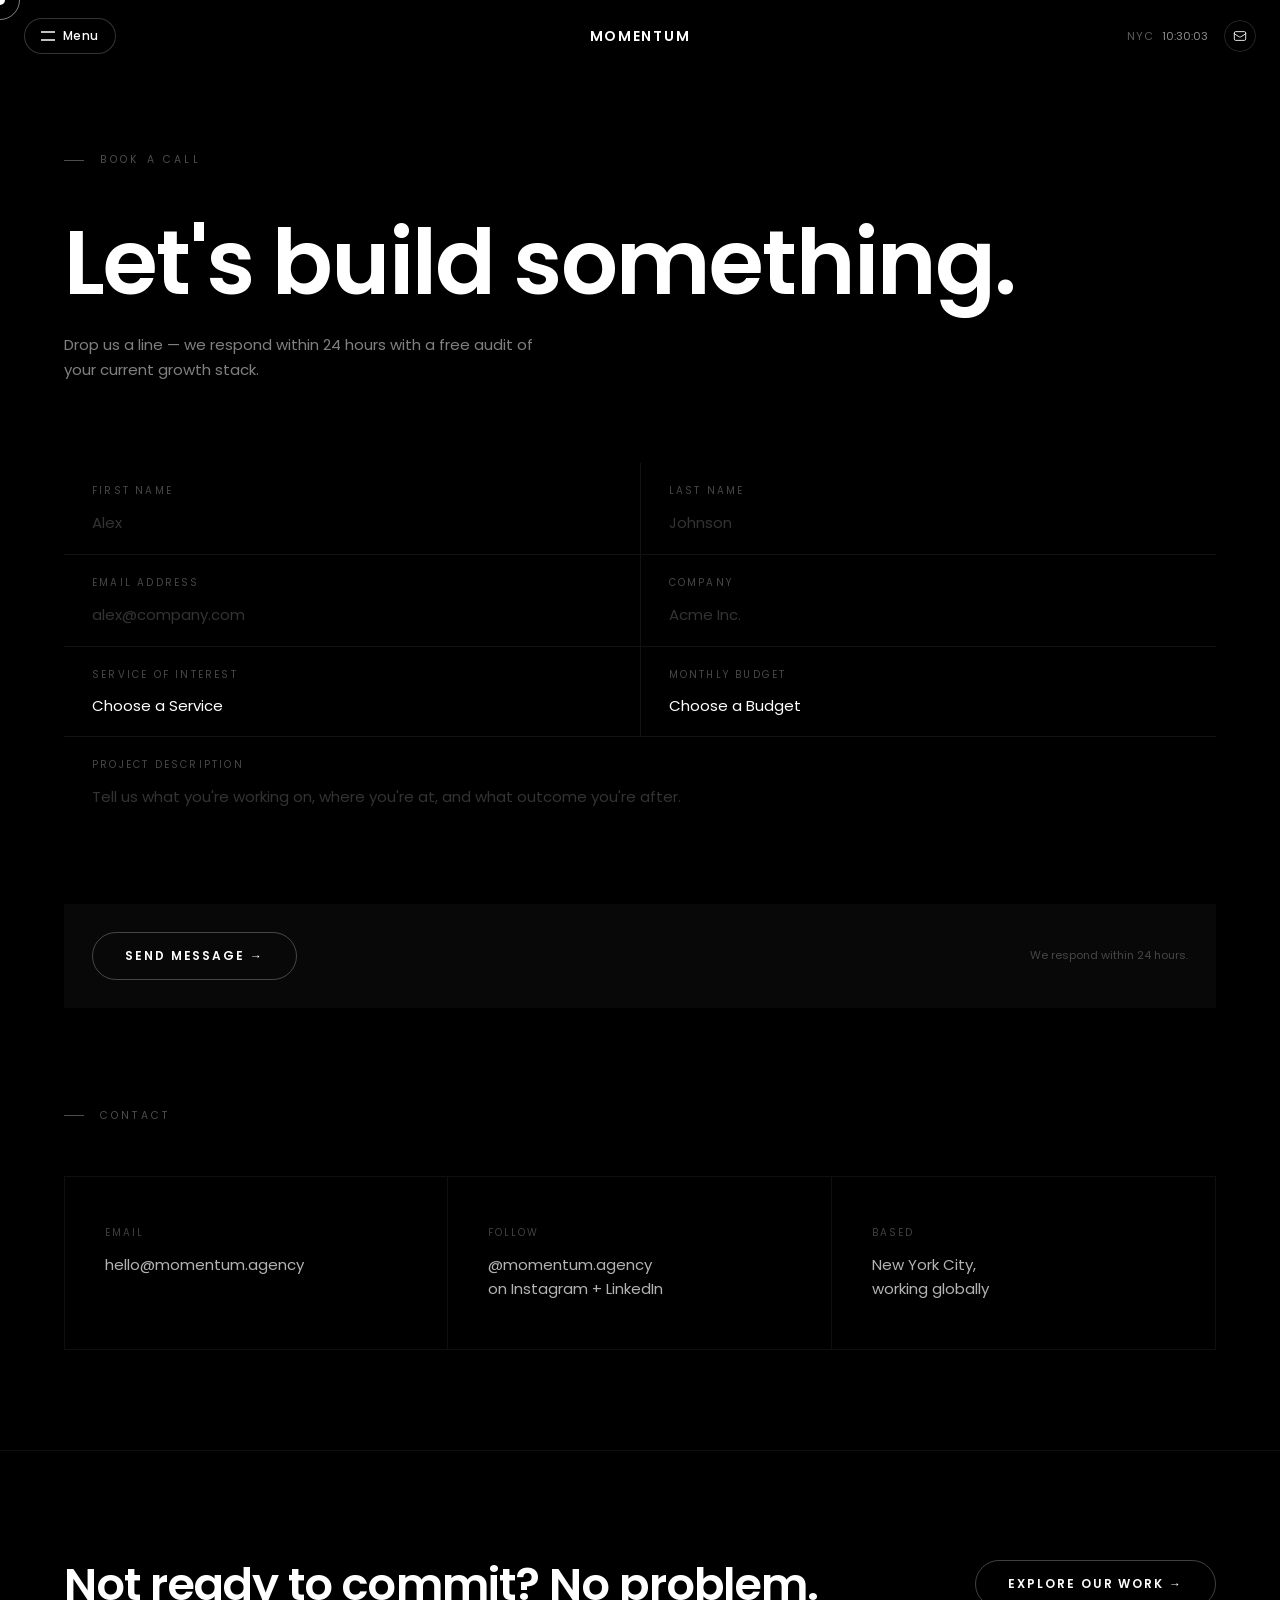
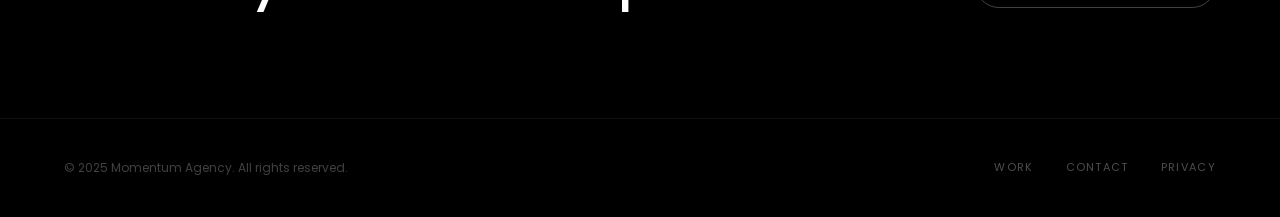
<file: book-a-call.html>
<!DOCTYPE html>
<html lang="en">
<head>
  <meta charset="UTF-8">
  <meta name="viewport" content="width=device-width, initial-scale=1.0">
  <title>Book a Call — Momentum</title>
  <meta name="description" content="Drop us a line. We respond within 24 hours with a free audit of your current growth stack.">
  <!-- Open Graph / iMessage / WhatsApp preview -->
  <meta property="og:type" content="website">
  <meta property="og:site_name" content="Momentum">
  <meta property="og:url" content="https://momentumarketing.io/book-a-call.html">
  <meta property="og:title" content="Book a Call — Momentum">
  <meta property="og:description" content="Ready to grow? Drop us a line — we respond within 24 hours with a free audit of your growth stack.">
  <meta name="twitter:title" content="Book a Call — Momentum">
  <meta name="twitter:description" content="Ready to grow? Drop us a line — we respond within 24 hours with a free audit of your growth stack.">
  <meta property="og:image" content="https://momentumarketing.io/og-image.png">
  <meta property="og:image:width" content="1200">
  <meta property="og:image:height" content="630">
  <!-- Twitter / X Card -->
  <meta name="twitter:card" content="summary_large_image">
  <meta name="twitter:image" content="https://momentumarketing.io/og-image.png">
  <link rel="stylesheet" href="styles.css">
</head>
<body>

  <div id="cursor"></div>
  <div id="cursor-ring"></div>
  <div class="page-transition" id="pageTransition"></div>

  <!-- Nav -->
  <nav class="nav" id="mainNav">
    <div class="nav-left">
      <button class="nav-menu-btn" id="menuBtn" aria-label="Open menu">
        <svg width="14" height="10" viewBox="0 0 14 10" fill="none">
          <line x1="0" y1="1" x2="14" y2="1" stroke="currentColor" stroke-width="1.5"/>
          <line x1="0" y1="9" x2="14" y2="9" stroke="currentColor" stroke-width="1.5"/>
        </svg>
        Menu
      </button>
    </div>
    <a href="index.html" class="nav-logo">Momentum</a>
    <div class="nav-right">
      <div class="nav-location-time">
        <span class="nav-location">NYC</span>
        <span class="nav-time">00:00:00</span>
      </div>
      <a href="book-a-call.html" class="nav-email-btn" aria-label="Book a Call">
        <svg viewBox="0 0 24 24" fill="none" stroke="currentColor" stroke-width="1.5">
          <path d="M21.75 6.75v10.5a2.25 2.25 0 01-2.25 2.25h-15a2.25 2.25 0 01-2.25-2.25V6.75m19.5 0A2.25 2.25 0 0019.5 4.5h-15a2.25 2.25 0 00-2.25 2.25m19.5 0v.243a2.25 2.25 0 01-1.07 1.916l-7.5 4.615a2.25 2.25 0 01-2.36 0L3.32 8.91a2.25 2.25 0 01-1.07-1.916V6.75"/>
        </svg>
      </a>
    </div>
  </nav>

  <!-- Menu Overlay -->
  <div class="menu-overlay" id="menuOverlay" role="dialog" aria-modal="true">
    <button class="nav-menu-btn menu-close-btn" id="menuClose" style="position:absolute;top:20px;left:24px;" aria-label="Close menu">
      <svg width="14" height="14" viewBox="0 0 14 14" fill="none">
        <line x1="1" y1="1" x2="13" y2="13" stroke="currentColor" stroke-width="1.5"/>
        <line x1="13" y1="1" x2="1" y2="13" stroke="currentColor" stroke-width="1.5"/>
      </svg>
      Close
    </button>
    <nav class="menu-links">
      <a href="index.html"        class="menu-link-item"><span class="menu-link-num">01</span><span class="menu-link-text">Home</span></a>
      <a href="meta-ads.html"     class="menu-link-item"><span class="menu-link-num">02</span><span class="menu-link-text">Marketing / Ads</span></a>
      <a href="crm-systems.html"  class="menu-link-item"><span class="menu-link-num">03</span><span class="menu-link-text">CRM Systems</span></a>
      <a href="web-design.html"   class="menu-link-item"><span class="menu-link-num">04</span><span class="menu-link-text">Web Design</span></a>
      <a href="interfaces.html"   class="menu-link-item"><span class="menu-link-num">05</span><span class="menu-link-text">Interfaces</span></a>
      <a href="ai-systems.html"  class="menu-link-item"><span class="menu-link-num">06</span><span class="menu-link-text">AI Systems</span></a>
      <a href="all-work.html"     class="menu-link-item"><span class="menu-link-num">07</span><span class="menu-link-text">All Work</span></a>
      <a href="book-a-call.html"  class="menu-link-item"><span class="menu-link-num">08</span><span class="menu-link-text">Book a Call</span></a>
    </nav>
    <div class="menu-footer">
      <div class="menu-footer-col">
        <span class="menu-footer-label">Email</span>
        <span class="menu-footer-val">hello@momentum.agency</span>
      </div>
      <div class="menu-footer-col">
        <span class="menu-footer-label">Social</span>
        <span class="menu-footer-val">@momentum.agency</span>
      </div>
      <div class="menu-footer-col">
        <span class="menu-footer-label">Based</span>
        <span class="menu-footer-val">New York City</span>
      </div>
    </div>
  </div>

  <!-- No sidebar on this page -->

  <main class="main-content">

    <!-- Intro Section -->
    <section class="section" style="padding-top:calc(72px + 80px);">
      <div class="section-inner">
        <div class="section-label reveal">Book a Call</div>
        <h1 class="section-headline reveal" style="font-size:clamp(52px,7vw,100px);line-height:0.95;margin-bottom:28px;">Let's build something.</h1>
        <p class="reveal reveal-d1" style="font-size:15px;line-height:1.65;color:rgba(255,255,255,0.5);max-width:480px;margin-bottom:80px;">Drop us a line — we respond within 24 hours with a free audit of your current growth stack.</p>

        <!-- Contact Form -->
        <div id="form-success" style="display:none;padding:40px 0;">
          <div style="font-size:13px;letter-spacing:0.2em;text-transform:uppercase;color:rgba(255,255,255,0.35);margin-bottom:14px;">Message Received</div>
          <p style="font-size:22px;font-weight:600;margin-bottom:10px;">We'll be in touch within 24 hours.</p>
          <p style="color:rgba(255,255,255,0.45);font-size:15px;">In the meantime, feel free to explore our work.</p>
        </div>
        <form class="contact-form" id="contact-form" action="https://formspree.io/f/YOUR_FORM_ID" method="POST" novalidate>
          <input type="hidden" name="_subject" value="New Momentum Inquiry">
          <input type="hidden" name="_next" value="https://momentumarketing.io/book-a-call.html?sent=1">
          <div class="form-grid">

            <div class="form-field reveal">
              <label for="first-name">First Name</label>
              <input type="text" id="first-name" name="first_name" placeholder="Alex" autocomplete="given-name"/>
            </div>

            <div class="form-field reveal reveal-d1">
              <label for="last-name">Last Name</label>
              <input type="text" id="last-name" name="last_name" placeholder="Johnson" autocomplete="family-name"/>
            </div>

            <div class="form-field reveal">
              <label for="email">Email Address</label>
              <input type="email" id="email" name="email" placeholder="alex@company.com" autocomplete="email"/>
            </div>

            <div class="form-field reveal reveal-d1">
              <label for="company">Company</label>
              <input type="text" id="company" name="company" placeholder="Acme Inc." autocomplete="organization"/>
            </div>

            <div class="form-field reveal">
              <label for="service">Service of Interest</label>
              <select id="service" name="service">
                <option value="" disabled selected>Choose a Service</option>
                <option value="meta-ads">Marketing / Ads</option>
                <option value="crm-systems">CRM Systems</option>
                <option value="web-design">Web Design</option>
                <option value="interfaces">Interfaces</option>
                <option value="full-suite">Full Suite</option>
              </select>
            </div>

            <div class="form-field reveal reveal-d1">
              <label for="budget">Monthly Budget</label>
              <select id="budget" name="budget">
                <option value="" disabled selected>Choose a Budget</option>
                <option value="1k-3k">$1k–$3k</option>
                <option value="3k-10k">$3k–$10k</option>
                <option value="10k-25k">$10k–$25k</option>
                <option value="25k-plus">$25k+</option>
              </select>
            </div>

            <div class="form-field full reveal">
              <label for="description">Project Description</label>
              <textarea id="description" name="description" placeholder="Tell us what you're working on, where you're at, and what outcome you're after."></textarea>
            </div>

          </div>
          <div class="form-submit-row reveal">
            <button type="submit" class="form-submit-btn cta-btn"><span>Send Message &rarr;</span></button>
            <span class="form-note">We respond within 24 hours.</span>
          </div>
        </form>
      </div>
    </section>

    <!-- Contact Info -->
    <section class="section" style="padding-top:0;">
      <div class="section-inner">
        <div class="section-label reveal">Contact</div>
        <div class="contact-info reveal">
          <div class="contact-info-col">
            <div class="contact-info-label">Email</div>
            <div class="contact-info-val">
              <a href="mailto:hello@momentum.agency" style="color:inherit;">hello@momentum.agency</a>
            </div>
          </div>
          <div class="contact-info-col">
            <div class="contact-info-label">Follow</div>
            <div class="contact-info-val">
              @momentum.agency<br>on Instagram + LinkedIn
            </div>
          </div>
          <div class="contact-info-col">
            <div class="contact-info-label">Based</div>
            <div class="contact-info-val">
              New York City,<br>working globally
            </div>
          </div>
        </div>
      </div>
    </section>

    <!-- CTA -->
    <div class="cta-strip reveal">
      <div class="cta-strip-text">Not ready to commit? No problem.</div>
      <a href="all-work.html" class="cta-btn"><span>Explore our work &rarr;</span></a>
    </div>

    <!-- Footer -->
    <footer class="footer">
      <span class="footer-copy">&copy; 2025 Momentum Agency. All rights reserved.</span>
      <div class="footer-links">
        <a href="all-work.html"    class="footer-link">Work</a>
        <a href="book-a-call.html" class="footer-link">Contact</a>
        <a href="#"                class="footer-link">Privacy</a>
      </div>
    </footer>

  </main>

  <script src="script.js"></script>
  <script>
    buildMarquee('marqueeTrack', ['Book a Call','Free Audit','24 Hour Response','hello@momentum.agency','New York City','Global Clients','Get In Touch','Start Growing']);

    // Show success message if redirected back after Formspree submission
    if (window.location.search.includes('sent=1')) {
      document.getElementById('contact-form').style.display = 'none';
      document.getElementById('form-success').style.display = 'block';
    }

    // Also handle AJAX submission for nicer UX (no page reload)
    document.getElementById('contact-form').addEventListener('submit', async function(e) {
      e.preventDefault();
      const form = e.target;
      const data = new FormData(form);
      try {
        const res = await fetch(form.action, { method: 'POST', body: data, headers: { 'Accept': 'application/json' } });
        if (res.ok) {
          form.style.display = 'none';
          document.getElementById('form-success').style.display = 'block';
        } else {
          alert('Something went wrong. Please email us directly at hello@momentum.agency');
        }
      } catch(err) {
        alert('Something went wrong. Please email us directly at hello@momentum.agency');
      }
    });
  </script>
</body>
</html>
</file>
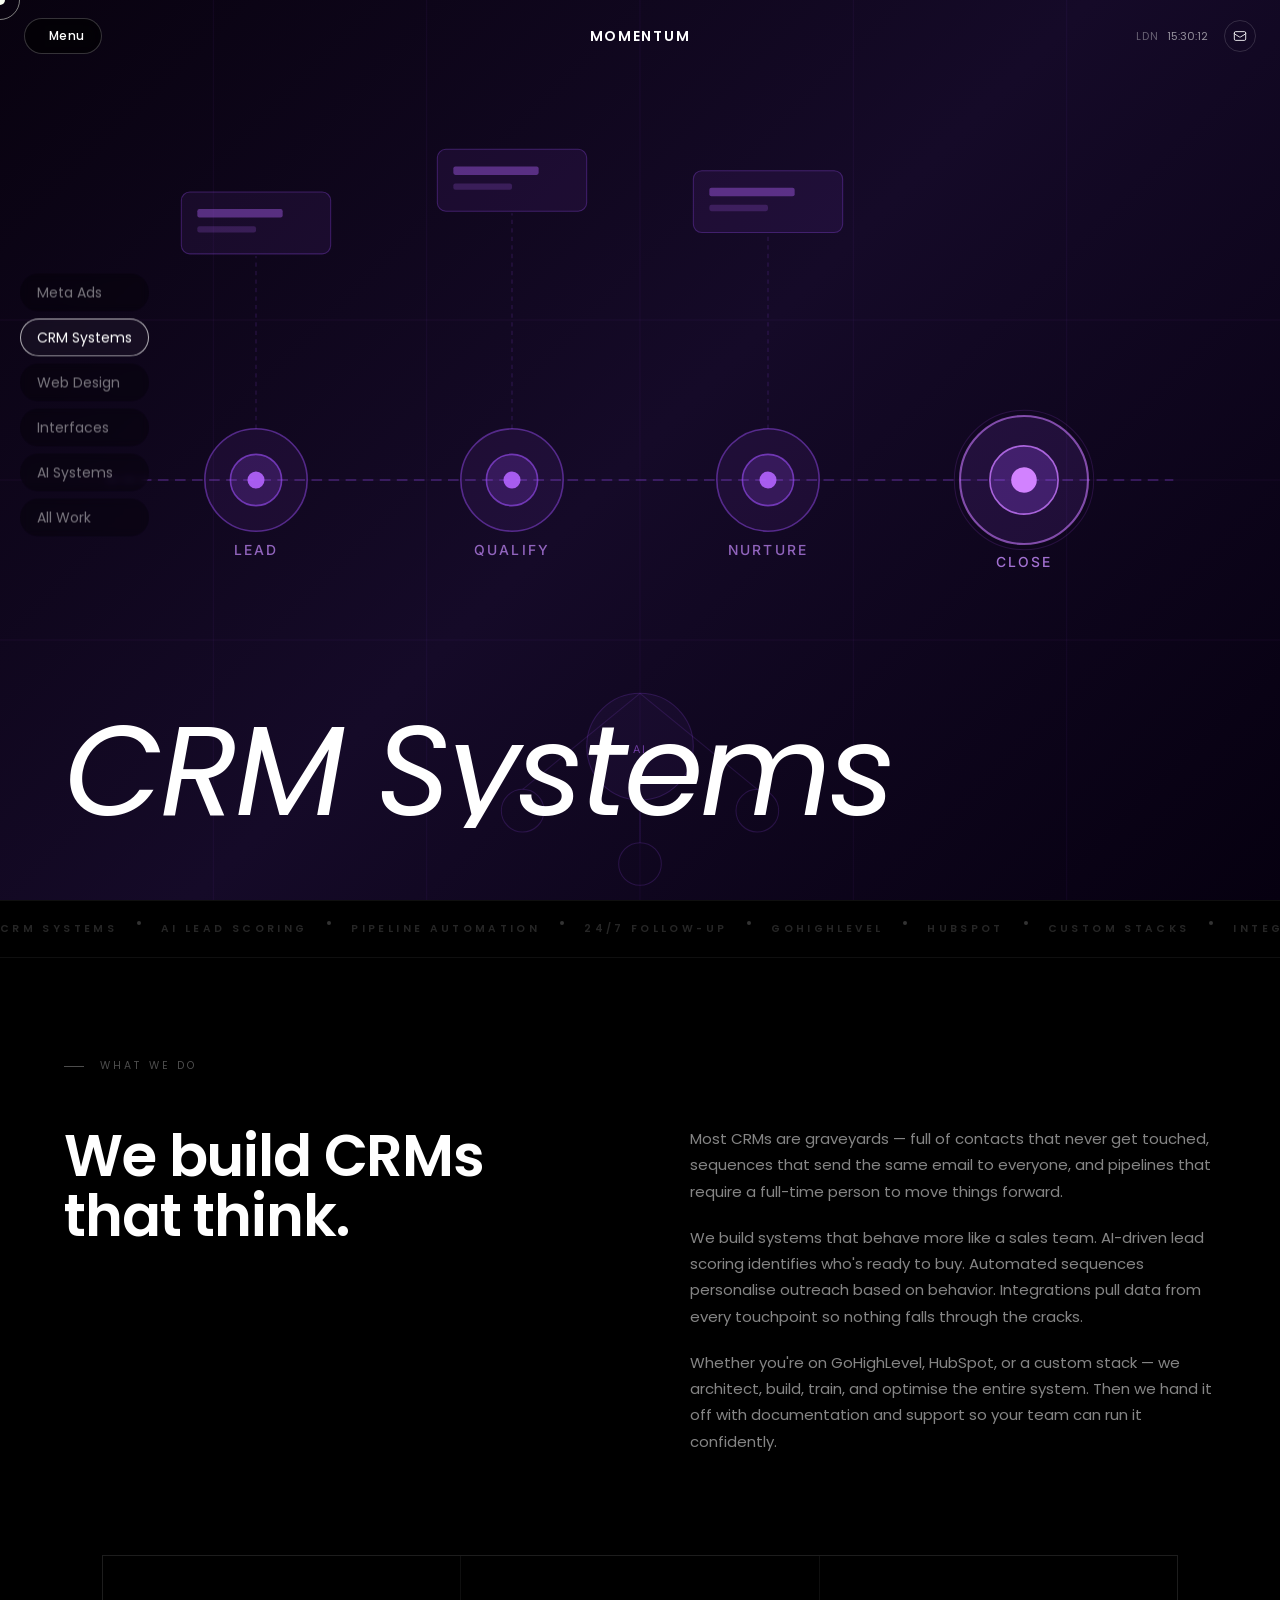
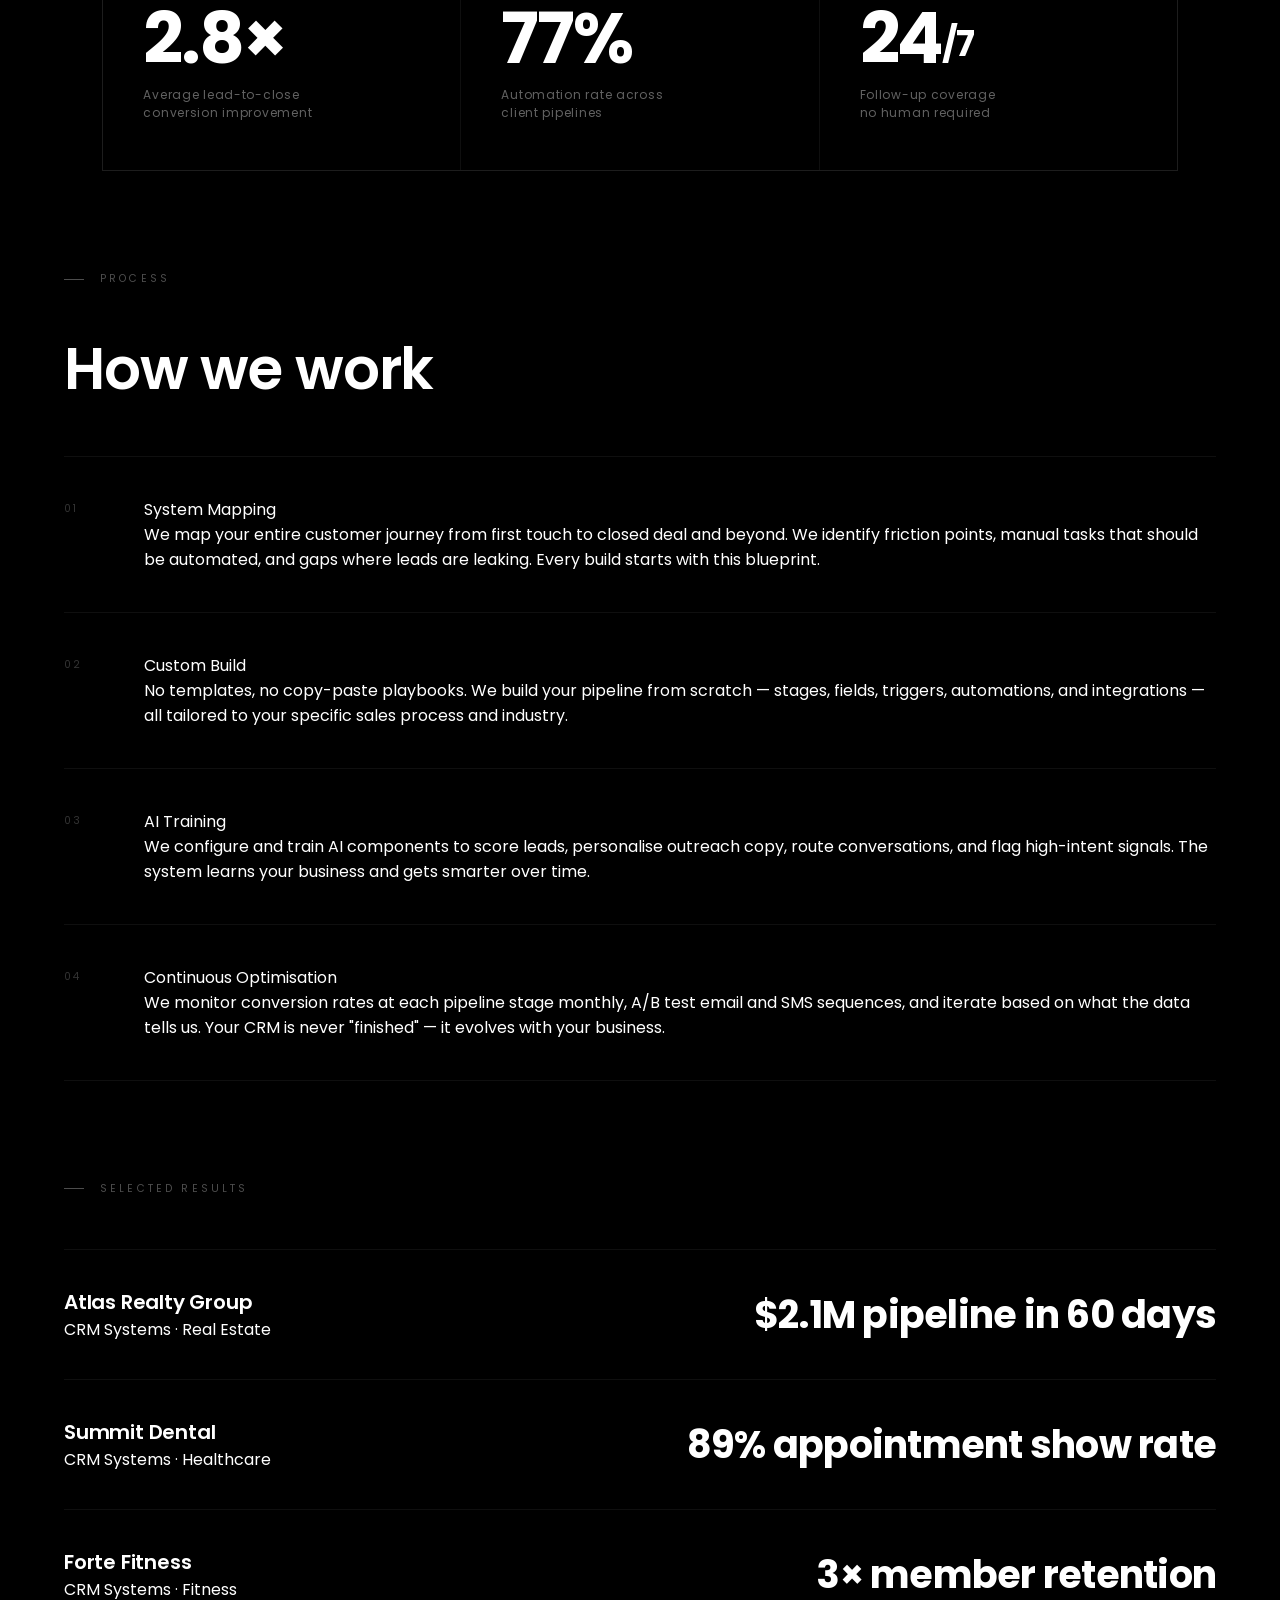
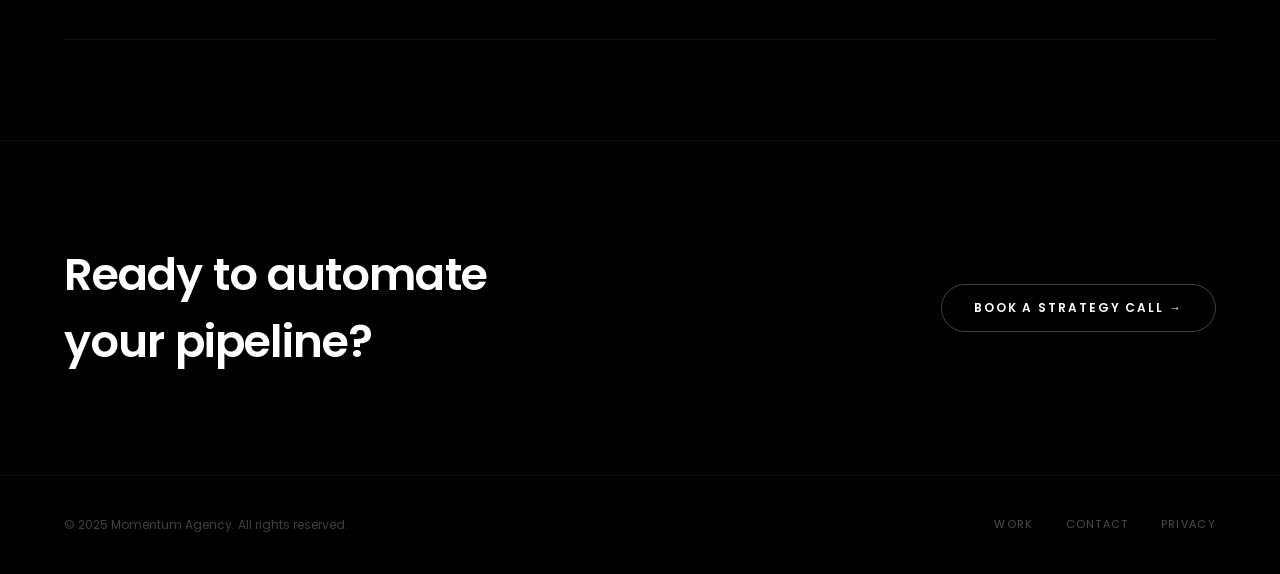
<file: crm.html>
<!DOCTYPE html>
<html lang="en">
<head>
  <meta charset="UTF-8" />
  <meta name="viewport" content="width=device-width, initial-scale=1.0" />
  <title>CRM Systems — Momentum Agency</title>
  <meta name="description" content="Custom CRM pipelines that convert leads while you sleep. AI-driven automation built for growth businesses." />
  <link rel="preconnect" href="https://fonts.googleapis.com" />
  <link rel="preconnect" href="https://fonts.gstatic.com" crossorigin />
  <link href="https://fonts.googleapis.com/css2?family=Playfair+Display:ital,wght@0,400;0,500;0,600;0,700;1,400;1,500;1,600;1,700&family=Inter:wght@300;400;500;600&display=swap" rel="stylesheet" />
  <link rel="stylesheet" href="styles.css" />
  <style>
    :root { --hero-bg: linear-gradient(135deg, #08020f 0%, #150a28 50%, #060010 100%); }
    .page-hero { background: var(--hero-bg); }
  </style>
</head>
<body>

  <div id="cursor"></div>
  <div id="cursor-ring"></div>
  <div class="page-transition"></div>

  <!-- Nav -->
  <nav class="nav">
    <div class="nav-left">
      <button class="nav-menu-btn" aria-label="Open menu">
        <div class="menu-bars"><span></span><span></span></div>
        Menu
      </button>
    </div>
    <a href="index.html" class="nav-logo">Momentum</a>
    <div class="nav-right">
      <div class="nav-location-time">
        <span class="nav-location">NYC</span>
        <span class="nav-time">00:00:00</span>
      </div>
      <a href="book-a-call.html" class="nav-email-btn" aria-label="Contact">
        <svg viewBox="0 0 24 24" stroke-width="1.5"><path d="M21.75 6.75v10.5a2.25 2.25 0 01-2.25 2.25h-15a2.25 2.25 0 01-2.25-2.25V6.75m19.5 0A2.25 2.25 0 0019.5 4.5h-15a2.25 2.25 0 00-2.25 2.25m19.5 0v.243a2.25 2.25 0 01-1.07 1.916l-7.5 4.615a2.25 2.25 0 01-2.36 0L3.32 8.91a2.25 2.25 0 01-1.07-1.916V6.75"/></svg>
      </a>
    </div>
  </nav>

  <!-- Menu Overlay -->
  <div class="menu-overlay" role="dialog" aria-modal="true">
    <button class="menu-close-btn nav-menu-btn" style="position:absolute;top:20px;left:28px;" aria-label="Close menu">
      <div class="menu-bars">
        <span style="transform:rotate(45deg) translate(2px,3px)"></span>
        <span style="transform:rotate(-45deg) translate(2px,-3px)"></span>
      </div>
      Close
    </button>
    <nav class="menu-links">
      <a href="index.html"       class="menu-link-item"><span class="menu-link-num">01</span>Home</a>
      <a href="meta-ads.html"    class="menu-link-item"><span class="menu-link-num">02</span>Meta Ads</a>
      <a href="crm.html"         class="menu-link-item"><span class="menu-link-num">03</span>CRM Systems</a>
      <a href="web-design.html"  class="menu-link-item"><span class="menu-link-num">04</span>Web Design</a>
      <a href="interfaces.html"  class="menu-link-item"><span class="menu-link-num">05</span>Interfaces</a>
      <a href="ai-systems.html"  class="menu-link-item"><span class="menu-link-num">06</span>AI Systems</a>
      <a href="all-work.html"    class="menu-link-item"><span class="menu-link-num">07</span>All Work</a>
      <a href="book-a-call.html" class="menu-link-item"><span class="menu-link-num">08</span>Book a Call</a>
    </nav>
    <div class="menu-footer">
      <div class="menu-footer-col"><span class="menu-footer-label">Email</span><span class="menu-footer-val">hello@momentum.agency</span></div>
      <div class="menu-footer-col"><span class="menu-footer-label">Instagram</span><span class="menu-footer-val">@momentum.agency</span></div>
      <div class="menu-footer-col"><span class="menu-footer-label">Based</span><span class="menu-footer-val">New York City</span></div>
    </div>
  </div>

  <!-- Sidebar -->
  <aside class="sidebar">
    <a href="meta-ads.html"   class="sidebar-item">Meta Ads</a>
    <a href="crm.html"        class="sidebar-item active">CRM Systems</a>
    <a href="web-design.html" class="sidebar-item">Web Design</a>
    <a href="interfaces.html" class="sidebar-item">Interfaces</a>
    <a href="ai-systems.html" class="sidebar-item">AI Systems</a>
    <a href="all-work.html"   class="sidebar-item">All Work</a>
  </aside>

  <main class="main-content">

    <!-- Hero -->
    <section class="page-hero">
      <div class="hero-abstract">
        <svg viewBox="0 0 1200 900" xmlns="http://www.w3.org/2000/svg" preserveAspectRatio="xMidYMid slice">
          <!-- Background grid lines -->
          <line x1="0"    y1="300" x2="1200" y2="300" stroke="rgba(160,80,255,0.06)" stroke-width="1"/>
          <line x1="0"    y1="450" x2="1200" y2="450" stroke="rgba(160,80,255,0.06)" stroke-width="1"/>
          <line x1="0"    y1="600" x2="1200" y2="600" stroke="rgba(160,80,255,0.06)" stroke-width="1"/>
          <line x1="200"  y1="0"   x2="200"  y2="900" stroke="rgba(160,80,255,0.06)" stroke-width="1"/>
          <line x1="400"  y1="0"   x2="400"  y2="900" stroke="rgba(160,80,255,0.06)" stroke-width="1"/>
          <line x1="600"  y1="0"   x2="600"  y2="900" stroke="rgba(160,80,255,0.06)" stroke-width="1"/>
          <line x1="800"  y1="0"   x2="800"  y2="900" stroke="rgba(160,80,255,0.06)" stroke-width="1"/>
          <line x1="1000" y1="0"   x2="1000" y2="900" stroke="rgba(160,80,255,0.06)" stroke-width="1"/>

          <!-- Main pipeline horizontal connector -->
          <line x1="100" y1="450" x2="1100" y2="450" stroke="rgba(160,80,255,0.25)" stroke-width="2" stroke-dasharray="10,6"/>

          <!-- Stage nodes: Lead, Qualify, Nurture, Close -->
          <!-- Lead -->
          <circle cx="240"  cy="450" r="48" fill="rgba(160,80,255,0.08)" stroke="rgba(160,80,255,0.45)" stroke-width="1.5"/>
          <circle cx="240"  cy="450" r="24" fill="rgba(160,80,255,0.18)" stroke="rgba(160,80,255,0.60)" stroke-width="1.5"/>
          <circle cx="240"  cy="450" r="8"  fill="rgba(180,100,255,0.9)"/>
          <text x="240" y="520" text-anchor="middle" font-size="13" fill="rgba(200,140,255,0.7)" font-family="Inter,sans-serif" letter-spacing="2" font-weight="500">LEAD</text>

          <!-- Qualify -->
          <circle cx="480"  cy="450" r="48" fill="rgba(160,80,255,0.08)" stroke="rgba(160,80,255,0.45)" stroke-width="1.5"/>
          <circle cx="480"  cy="450" r="24" fill="rgba(160,80,255,0.18)" stroke="rgba(160,80,255,0.60)" stroke-width="1.5"/>
          <circle cx="480"  cy="450" r="8"  fill="rgba(180,100,255,0.9)"/>
          <text x="480" y="520" text-anchor="middle" font-size="13" fill="rgba(200,140,255,0.7)" font-family="Inter,sans-serif" letter-spacing="2" font-weight="500">QUALIFY</text>

          <!-- Nurture -->
          <circle cx="720"  cy="450" r="48" fill="rgba(160,80,255,0.08)" stroke="rgba(160,80,255,0.45)" stroke-width="1.5"/>
          <circle cx="720"  cy="450" r="24" fill="rgba(160,80,255,0.18)" stroke="rgba(160,80,255,0.60)" stroke-width="1.5"/>
          <circle cx="720"  cy="450" r="8"  fill="rgba(180,100,255,0.9)"/>
          <text x="720" y="520" text-anchor="middle" font-size="13" fill="rgba(200,140,255,0.7)" font-family="Inter,sans-serif" letter-spacing="2" font-weight="500">NURTURE</text>

          <!-- Close -->
          <circle cx="960"  cy="450" r="60" fill="rgba(160,80,255,0.12)" stroke="rgba(200,120,255,0.60)" stroke-width="2"/>
          <circle cx="960"  cy="450" r="32" fill="rgba(160,80,255,0.25)" stroke="rgba(200,120,255,0.80)" stroke-width="1.5"/>
          <circle cx="960"  cy="450" r="12" fill="rgba(210,130,255,1)"/>
          <text x="960" y="532" text-anchor="middle" font-size="13" fill="rgba(200,140,255,0.8)" font-family="Inter,sans-serif" letter-spacing="2" font-weight="500">CLOSE</text>

          <!-- Pulse animations on Close node -->
          <circle cx="960" cy="450" r="60" fill="none" stroke="rgba(180,80,255,0.35)" stroke-width="1">
            <animate attributeName="r" values="60;100;60" dur="2.5s" repeatCount="indefinite"/>
            <animate attributeName="opacity" values="0.5;0;0.5" dur="2.5s" repeatCount="indefinite"/>
          </circle>

          <!-- Vertical branch lines from nodes -->
          <line x1="240" y1="402"  x2="240" y2="240"  stroke="rgba(160,80,255,0.20)" stroke-width="1" stroke-dasharray="4,4"/>
          <line x1="480" y1="402"  x2="480" y2="200"  stroke="rgba(160,80,255,0.20)" stroke-width="1" stroke-dasharray="4,4"/>
          <line x1="720" y1="402"  x2="720" y2="220"  stroke="rgba(160,80,255,0.20)" stroke-width="1" stroke-dasharray="4,4"/>

          <!-- Branch cards -->
          <rect x="170" y="180" width="140" height="58" rx="8" fill="rgba(160,80,255,0.08)" stroke="rgba(160,80,255,0.30)" stroke-width="1"/>
          <rect x="185" y="196" width="80"  height="8"  rx="2" fill="rgba(180,100,255,0.40)"/>
          <rect x="185" y="212" width="55"  height="6"  rx="2" fill="rgba(180,100,255,0.20)"/>

          <rect x="410" y="140" width="140" height="58" rx="8" fill="rgba(160,80,255,0.08)" stroke="rgba(160,80,255,0.30)" stroke-width="1"/>
          <rect x="425" y="156" width="80"  height="8"  rx="2" fill="rgba(180,100,255,0.40)"/>
          <rect x="425" y="172" width="55"  height="6"  rx="2" fill="rgba(180,100,255,0.20)"/>

          <rect x="650" y="160" width="140" height="58" rx="8" fill="rgba(160,80,255,0.08)" stroke="rgba(160,80,255,0.30)" stroke-width="1"/>
          <rect x="665" y="176" width="80"  height="8"  rx="2" fill="rgba(180,100,255,0.40)"/>
          <rect x="665" y="192" width="55"  height="6"  rx="2" fill="rgba(180,100,255,0.20)"/>

          <!-- AI brain / neural net below -->
          <circle cx="600" cy="700" r="50"  fill="rgba(160,80,255,0.05)" stroke="rgba(160,80,255,0.20)" stroke-width="1"/>
          <circle cx="490" cy="760" r="20"  fill="none" stroke="rgba(160,80,255,0.18)" stroke-width="1"/>
          <circle cx="710" cy="760" r="20"  fill="none" stroke="rgba(160,80,255,0.18)" stroke-width="1"/>
          <circle cx="600" cy="810" r="20"  fill="none" stroke="rgba(160,80,255,0.18)" stroke-width="1"/>
          <line x1="600" y1="650" x2="490" y2="740" stroke="rgba(160,80,255,0.15)" stroke-width="1"/>
          <line x1="600" y1="650" x2="710" y2="740" stroke="rgba(160,80,255,0.15)" stroke-width="1"/>
          <line x1="600" y1="750" x2="600" y2="790" stroke="rgba(160,80,255,0.15)" stroke-width="1"/>
          <text x="600" y="706" text-anchor="middle" font-size="10" fill="rgba(180,100,255,0.55)" font-family="Inter,sans-serif" letter-spacing="1.5">AI</text>
        </svg>
      </div>
      <div class="hero-content">
        <div class="hero-tags">Automation &middot; AI &middot; Systems</div>
        <h1 class="hero-name">CRM Systems</h1>
      </div>
      <p class="hero-desc">Custom pipelines that convert leads while you sleep. Built on intelligence, not just automation.</p>
    </section>

    <!-- Marquee -->
    <div class="marquee-wrap">
      <div class="marquee-track" id="marqueeTrack"></div>
    </div>

    <!-- What We Do -->
    <section class="section">
      <div class="section-inner">
        <div class="section-label reveal">What We Do</div>
        <div class="two-col">
          <div>
            <h2 class="section-headline reveal">We build CRMs<br>that think.</h2>
          </div>
          <div class="two-col-body reveal reveal-d2">
            <p>Most CRMs are graveyards — full of contacts that never get touched, sequences that send the same email to everyone, and pipelines that require a full-time person to move things forward.</p>
            <p>We build systems that behave more like a sales team. AI-driven lead scoring identifies who's ready to buy. Automated sequences personalise outreach based on behavior. Integrations pull data from every touchpoint so nothing falls through the cracks.</p>
            <p>Whether you're on GoHighLevel, HubSpot, or a custom stack — we architect, build, train, and optimise the entire system. Then we hand it off with documentation and support so your team can run it confidently.</p>
          </div>
        </div>
      </div>
    </section>

    <!-- Stats -->
    <section style="padding: 0 8vw;">
      <div class="stats-row reveal">
        <div class="stat-block">
          <div class="stat-num"><span data-count="3.2" data-suffix="&times;" data-decimal="1">3.2&times;</span></div>
          <div class="stat-divider"></div>
          <div class="stat-label">Average lead-to-close<br>conversion improvement</div>
        </div>
        <div class="stat-block">
          <div class="stat-num"><span data-count="89" data-suffix="%">89%</span></div>
          <div class="stat-divider"></div>
          <div class="stat-label">Automation rate across<br>client pipelines</div>
        </div>
        <div class="stat-block">
          <div class="stat-num">24<span style="font-size:0.5em;vertical-align:middle;">/7</span></div>
          <div class="stat-divider"></div>
          <div class="stat-label">Follow-up coverage<br>no human required</div>
        </div>
      </div>
    </section>

    <!-- Process -->
    <section class="section">
      <div class="section-inner">
        <div class="section-label reveal">Process</div>
        <h2 class="section-headline reveal">How we work</h2>
        <div class="process-list">
          <div class="process-item reveal">
            <div class="process-num">01</div>
            <div class="process-content">
              <div class="process-title">System Mapping</div>
              <div class="process-body">We map your entire customer journey from first touch to closed deal and beyond. We identify friction points, manual tasks that should be automated, and gaps where leads are leaking. Every build starts with this blueprint.</div>
            </div>
          </div>
          <div class="process-item reveal reveal-d1">
            <div class="process-num">02</div>
            <div class="process-content">
              <div class="process-title">Custom Build</div>
              <div class="process-body">No templates, no copy-paste playbooks. We build your pipeline from scratch — stages, fields, triggers, automations, and integrations — all tailored to your specific sales process and industry.</div>
            </div>
          </div>
          <div class="process-item reveal reveal-d2">
            <div class="process-num">03</div>
            <div class="process-content">
              <div class="process-title">AI Training</div>
              <div class="process-body">We configure and train AI components to score leads, personalise outreach copy, route conversations, and flag high-intent signals. The system learns your business and gets smarter over time.</div>
            </div>
          </div>
          <div class="process-item reveal reveal-d3">
            <div class="process-num">04</div>
            <div class="process-content">
              <div class="process-title">Continuous Optimisation</div>
              <div class="process-body">We monitor conversion rates at each pipeline stage monthly, A/B test email and SMS sequences, and iterate based on what the data tells us. Your CRM is never "finished" — it evolves with your business.</div>
            </div>
          </div>
        </div>
      </div>
    </section>

    <!-- Results -->
    <section class="section" style="padding-top:0;">
      <div class="section-inner">
        <div class="section-label reveal">Selected Results</div>
        <div class="results-list">
          <div class="result-item reveal">
            <div>
              <div class="result-client">Atlas Realty Group</div>
              <div class="result-service">CRM Systems &middot; Real Estate</div>
            </div>
            <div class="result-metric">$2.1M pipeline in 60 days</div>
          </div>
          <div class="result-item reveal reveal-d1">
            <div>
              <div class="result-client">Summit Dental</div>
              <div class="result-service">CRM Systems &middot; Healthcare</div>
            </div>
            <div class="result-metric">89% appointment show rate</div>
          </div>
          <div class="result-item reveal reveal-d2">
            <div>
              <div class="result-client">Forte Fitness</div>
              <div class="result-service">CRM Systems &middot; Fitness</div>
            </div>
            <div class="result-metric">3&times; member retention</div>
          </div>
        </div>
      </div>
    </section>

    <!-- CTA -->
    <div class="cta-strip reveal">
      <div class="cta-strip-text">Ready to automate<br>your pipeline?</div>
      <a href="book-a-call.html" class="cta-btn"><span>Book a Strategy Call &rarr;</span></a>
    </div>

    <!-- Footer -->
    <footer class="footer">
      <span class="footer-copy">&copy; 2025 Momentum Agency. All rights reserved.</span>
      <div class="footer-links">
        <a href="all-work.html"    class="footer-link">Work</a>
        <a href="book-a-call.html" class="footer-link">Contact</a>
        <a href="#"                class="footer-link">Privacy</a>
      </div>
    </footer>

  </main>

  <script src="script.js"></script>
  <script>
    buildMarquee('marqueeTrack', [
      'CRM Systems','AI Lead Scoring','Pipeline Automation','24/7 Follow-Up',
      'GoHighLevel','HubSpot','Custom Stacks','Integration Architecture'
    ]);
  </script>
</body>
</html>
</file>
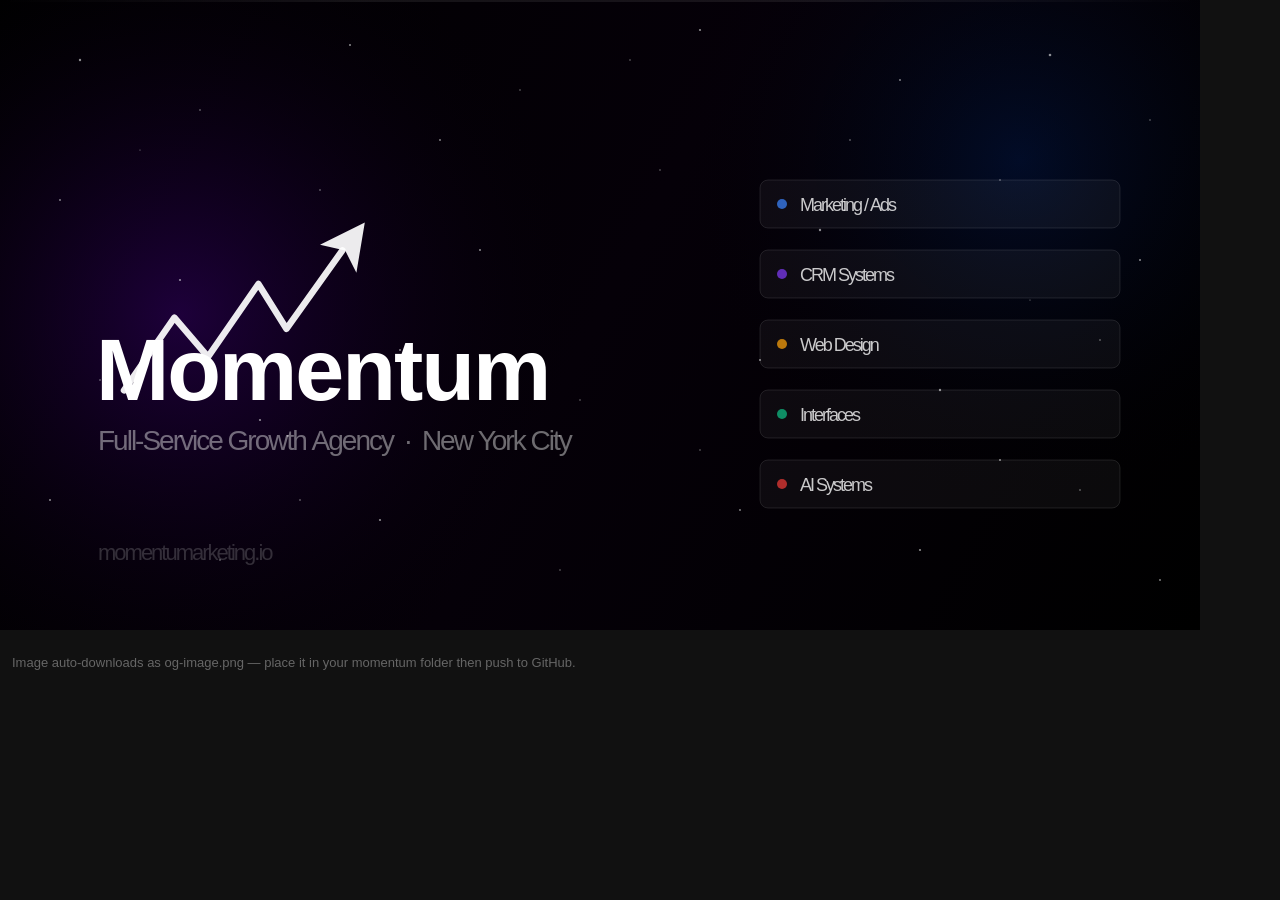
<file: og-image-gen.html>
<!DOCTYPE html>
<html>
<head><title>OG Image Generator</title></head>
<body style="margin:0;background:#111;">
<canvas id="c" width="1200" height="630" style="display:block;max-width:100%;"></canvas>
<p style="color:#666;font-family:sans-serif;padding:12px;font-size:13px;">Image auto-downloads as og-image.png — place it in your momentum folder then push to GitHub.</p>
<script>
const c = document.getElementById('c');
const ctx = c.getContext('2d');

// Background
const bg = ctx.createLinearGradient(0, 0, 1200, 630);
bg.addColorStop(0, '#000000');
bg.addColorStop(0.5, '#050008');
bg.addColorStop(1, '#000000');
ctx.fillStyle = bg;
ctx.fillRect(0, 0, 1200, 630);

// Purple radial glow left
const gl = ctx.createRadialGradient(180, 315, 0, 180, 315, 420);
gl.addColorStop(0, 'rgba(80,0,160,0.35)');
gl.addColorStop(1, 'rgba(0,0,0,0)');
ctx.fillStyle = gl;
ctx.fillRect(0, 0, 1200, 630);

// Blue radial glow right
const gr = ctx.createRadialGradient(1020, 160, 0, 1020, 160, 350);
gr.addColorStop(0, 'rgba(0,40,120,0.30)');
gr.addColorStop(1, 'rgba(0,0,0,0)');
ctx.fillStyle = gr;
ctx.fillRect(0, 0, 1200, 630);

// Draw stars
ctx.fillStyle = 'rgba(255,255,255,0.55)';
const starData = [
  [80,60,1.2],[200,110,0.8],[350,45,1.0],[520,90,0.7],[700,30,1.1],[900,80,0.9],[1050,55,1.3],[1150,120,0.7],
  [60,200,0.9],[180,280,1.1],[320,190,0.8],[480,250,1.0],[660,170,0.7],[820,230,1.2],[1000,180,0.8],[1140,260,1.0],
  [100,380,0.8],[260,420,1.1],[400,350,0.9],[580,400,0.7],[760,360,1.0],[940,390,1.2],[1100,340,0.8],
  [50,500,1.0],[220,560,0.8],[380,520,1.1],[560,570,0.7],[740,510,0.9],[920,550,1.1],[1080,490,0.8],[1160,580,0.9],
  [140,150,0.6],[440,140,0.9],[630,60,0.7],[850,140,0.8],[1030,300,0.6],[300,500,0.8],[700,450,0.7],[1000,460,1.0]
];
starData.forEach(([x,y,r]) => {
  ctx.beginPath(); ctx.arc(x, y, r, 0, Math.PI*2); ctx.fill();
});

// Growth chart logo mark
const lx = 96, ly = 200, scale = 2.8;
ctx.save();
ctx.translate(lx, ly);
ctx.scale(scale, scale);
ctx.strokeStyle = 'rgba(255,255,255,0.92)';
ctx.lineWidth = 6.5 / scale;
ctx.lineCap = 'round';
ctx.lineJoin = 'round';
ctx.beginPath();
ctx.moveTo(10, 68); ctx.lineTo(28, 42); ctx.lineTo(40, 56);
ctx.lineTo(58, 30); ctx.lineTo(68, 46); ctx.lineTo(88, 18);
ctx.stroke();
// Arrowhead
ctx.fillStyle = 'rgba(255,255,255,0.92)';
ctx.beginPath();
ctx.moveTo(96, 8); ctx.lineTo(80, 16); ctx.lineTo(89, 18); ctx.lineTo(93, 26);
ctx.closePath(); ctx.fill();
ctx.restore();

// Momentum wordmark
ctx.fillStyle = '#ffffff';
ctx.font = '700 88px Helvetica Neue, Arial, sans-serif';
ctx.letterSpacing = '-2px';
ctx.fillText('Momentum', 96, 400);

// Tagline
ctx.fillStyle = 'rgba(255,255,255,0.42)';
ctx.font = '400 28px Helvetica Neue, Arial, sans-serif';
ctx.fillText('Full-Service Growth Agency  ·  New York City', 98, 450);

// Right side — service tags
const tags = ['Marketing / Ads', 'CRM Systems', 'Web Design', 'Interfaces', 'AI Systems'];
const colors = ['rgba(59,130,246,0.75)', 'rgba(124,58,237,0.75)', 'rgba(245,158,11,0.75)', 'rgba(16,185,129,0.75)', 'rgba(229,57,53,0.75)'];
tags.forEach((tag, i) => {
  const tx = 760, ty = 180 + i * 70;
  const w = 360, h = 48;
  // pill bg
  ctx.fillStyle = 'rgba(255,255,255,0.04)';
  ctx.strokeStyle = 'rgba(255,255,255,0.10)';
  ctx.lineWidth = 1;
  ctx.beginPath();
  ctx.roundRect(tx, ty, w, h, 8);
  ctx.fill(); ctx.stroke();
  // color dot
  ctx.fillStyle = colors[i];
  ctx.beginPath(); ctx.arc(tx + 22, ty + 24, 5, 0, Math.PI*2); ctx.fill();
  // tag text
  ctx.fillStyle = 'rgba(255,255,255,0.78)';
  ctx.font = '500 18px Helvetica Neue, Arial, sans-serif';
  ctx.fillText(tag, tx + 40, ty + 31);
});

// Domain
ctx.fillStyle = 'rgba(255,255,255,0.18)';
ctx.font = '400 22px Helvetica Neue, Arial, sans-serif';
ctx.fillText('momentumarketing.io', 98, 560);

// Top border line
const border = ctx.createLinearGradient(0, 0, 1200, 0);
border.addColorStop(0, 'rgba(255,255,255,0)');
border.addColorStop(0.3, 'rgba(255,255,255,0.15)');
border.addColorStop(0.7, 'rgba(255,255,255,0.15)');
border.addColorStop(1, 'rgba(255,255,255,0)');
ctx.strokeStyle = border;
ctx.lineWidth = 1;
ctx.beginPath(); ctx.moveTo(0, 1); ctx.lineTo(1200, 1); ctx.stroke();

// Auto-download
setTimeout(() => {
  const a = document.createElement('a');
  a.download = 'og-image.png';
  a.href = c.toDataURL('image/png');
  a.click();
}, 500);
</script>
</body>
</html>
</file>
<file: styles.css>
/* ============================================================
   MOMENTUM — Design System
   ============================================================ */

@import url('https://fonts.googleapis.com/css2?family=Poppins:wght@400;600;700;900&display=swap');

/* ── Root Tokens ────────────────────────────────────────────── */
:root {
  --serif:      'Poppins', sans-serif;
  --sans:       'Poppins', sans-serif;
  --black:      #000;
  --white:      #fff;
  --grey:       rgba(255,255,255,0.45);
  --dim:        rgba(255,255,255,0.12);
  --border:     rgba(255,255,255,0.1);
  --transition: 0.6s cubic-bezier(0.76, 0, 0.24, 1);
}

/* ── Reset ──────────────────────────────────────────────────── */
*, *::before, *::after {
  box-sizing: border-box;
  margin: 0;
  padding: 0;
}

body {
  background: var(--black);
  color: var(--white);
  font-family: var(--sans);
  font-weight: 400;
  overflow-x: hidden;
  cursor: none;
  -webkit-font-smoothing: antialiased;
  -moz-osx-font-smoothing: grayscale;
}

body.menu-open { overflow: hidden; }

a {
  color: inherit;
  text-decoration: none;
  cursor: none;
}

img { display: block; max-width: 100%; }
ul, ol { list-style: none; }

button {
  background: none;
  border: none;
  cursor: none;
  font-family: inherit;
}

select, input, textarea { font-family: inherit; }

/* ── Tubes Cursor Canvas ─────────────────────────────────────── */
#canvas {
  position: fixed;
  top: 0; right: 0; bottom: 0; left: 0;
  overflow: hidden;
  z-index: 2;
  mix-blend-mode: screen;
}

/* ── Custom Cursor ──────────────────────────────────────────── */
#cursor {
  position: fixed;
  top: 0;
  left: 0;
  width: 10px;
  height: 10px;
  background: var(--white);
  border-radius: 50%;
  pointer-events: none;
  z-index: 9999;
  transform: translate(-50%, -50%);
  mix-blend-mode: difference;
  transition: width 0.2s ease, height 0.2s ease;
  will-change: transform;
}

#cursor-ring {
  position: fixed;
  top: 0;
  left: 0;
  width: 40px;
  height: 40px;
  border: 1.5px solid rgba(255,255,255,0.5);
  border-radius: 50%;
  pointer-events: none;
  z-index: 9998;
  transform: translate(-50%, -50%);
  mix-blend-mode: difference;
  transition: width 0.3s ease, height 0.3s ease, border-color 0.3s ease;
  will-change: transform;
}

body.cursor-hover #cursor {
  width: 0;
  height: 0;
}

body.cursor-hover #cursor-ring {
  width: 64px;
  height: 64px;
  border-color: rgba(255,255,255,0.8);
}

body.cursor-click #cursor  { transform: translate(-50%, -50%) scale(0.7); }
body.cursor-click #cursor-ring { transform: translate(-50%, -50%) scale(0.85); }

/* ── Page Transition ────────────────────────────────────────── */
.page-transition {
  position: fixed;
  inset: 0;
  background: var(--black);
  z-index: 8000;
  pointer-events: none;
  transform: scaleY(0);
  transform-origin: top;
}

.page-transition.reveal {
  animation: ptReveal 0.65s cubic-bezier(0.76, 0, 0.24, 1) forwards;
}

.page-transition.cover {
  transform: scaleY(1);
  transform-origin: bottom;
  animation: ptCover 0.65s cubic-bezier(0.76, 0, 0.24, 1) forwards;
}

@keyframes ptReveal {
  from { transform: scaleY(1); transform-origin: top; }
  to   { transform: scaleY(0); transform-origin: top; }
}

@keyframes ptCover {
  from { transform: scaleY(0); transform-origin: bottom; }
  to   { transform: scaleY(1); transform-origin: bottom; }
}

/* ── Navigation ─────────────────────────────────────────────── */
.nav {
  position: fixed;
  top: 0;
  left: 0;
  right: 0;
  z-index: 200;
  display: flex;
  align-items: center;
  justify-content: space-between;
  padding: 18px 24px;
}

.nav-left { display: flex; align-items: center; }

.nav-menu-btn {
  display: flex;
  align-items: center;
  gap: 8px;
  padding: 8px 16px;
  border: 1px solid rgba(255,255,255,0.2);
  border-radius: 100px;
  background: rgba(0,0,0,0.6);
  backdrop-filter: blur(8px);
  -webkit-backdrop-filter: blur(8px);
  font-family: var(--sans);
  font-size: 12px;
  font-weight: 500;
  letter-spacing: 0.04em;
  color: var(--white);
  transition: border-color 0.3s;
}

.nav-menu-btn:hover { border-color: rgba(255,255,255,0.45); }

.nav-logo {
  position: absolute;
  left: 50%;
  transform: translateX(-50%);
  font-family: var(--sans);
  font-size: 14px;
  font-weight: 600;
  letter-spacing: 0.12em;
  text-transform: uppercase;
}

.nav-right {
  display: flex;
  align-items: center;
  gap: 16px;
}

.nav-location-time {
  display: flex;
  align-items: center;
  gap: 8px;
}

.nav-location {
  font-size: 11px;
  color: rgba(255,255,255,0.35);
  letter-spacing: 0.08em;
  text-transform: uppercase;
}

.nav-time {
  font-size: 11px;
  color: rgba(255,255,255,0.55);
  font-variant-numeric: tabular-nums;
}

.nav-email-btn {
  width: 32px;
  height: 32px;
  border: 1px solid rgba(255,255,255,0.15);
  border-radius: 50%;
  display: flex;
  align-items: center;
  justify-content: center;
  transition: border-color 0.3s;
}

.nav-email-btn:hover { border-color: rgba(255,255,255,0.45); }

.nav-email-btn svg {
  width: 14px;
  height: 14px;
  fill: none;
  stroke: currentColor;
  stroke-width: 1.5;
}

/* ── Menu Overlay ───────────────────────────────────────────── */
.menu-overlay {
  position: fixed;
  inset: 0;
  background: rgba(0,0,0,0.97);
  z-index: 500;
  display: flex;
  flex-direction: column;
  padding: 80px 60px;
  opacity: 0;
  pointer-events: none;
  transition: opacity 0.45s cubic-bezier(0.76, 0, 0.24, 1);
}

.menu-overlay.open {
  opacity: 1;
  pointer-events: all;
}

.menu-links {
  display: flex;
  flex-direction: column;
  gap: 0;
  margin-top: 60px;
}

.menu-link-item {
  display: flex;
  align-items: baseline;
  gap: 20px;
  padding: 18px 0;
  border-top: 1px solid rgba(255,255,255,0.06);
  transition: opacity 0.3s;
  font-family: var(--serif);
  font-size: clamp(28px, 4vw, 52px);
  font-style: normal;
  font-weight: 600;
  color: var(--white);
}

.menu-link-item:last-child { border-bottom: 1px solid rgba(255,255,255,0.06); }

.menu-links:hover .menu-link-item { opacity: 0.4; }
.menu-links:hover .menu-link-item:hover {
  opacity: 1;
}

.menu-link-item .menu-link-text {
  display: inline-block;
  transition: transform 0.3s cubic-bezier(0.76, 0, 0.24, 1);
}

.menu-link-item:hover .menu-link-text { transform: translateX(12px); }

.menu-link-num {
  font-size: 11px;
  letter-spacing: 0.15em;
  color: rgba(255,255,255,0.2);
  font-family: var(--sans);
  font-style: normal;
  flex-shrink: 0;
}

.menu-footer {
  margin-top: auto;
  padding-top: 40px;
  display: flex;
  gap: 60px;
}

.menu-footer-col {
  display: flex;
  flex-direction: column;
  gap: 6px;
}

.menu-footer-label {
  font-size: 10px;
  letter-spacing: 0.2em;
  text-transform: uppercase;
  color: rgba(255,255,255,0.25);
}

.menu-footer-val {
  font-size: 13px;
  color: rgba(255,255,255,0.6);
}

/* ── Sidebar ────────────────────────────────────────────────── */
.sidebar {
  position: fixed;
  left: 20px;
  top: 45%;
  transform: translateY(-50%);
  z-index: 150;
  display: flex;
  flex-direction: column;
  gap: 7px;
}

.sidebar-item {
  display: block;
  padding: 7.5px 16px;
  border: 1px solid transparent;
  border-radius: 100px;
  font-size: 14px;
  color: rgba(255,255,255,0.45);
  white-space: nowrap;
  transition: all 0.3s;
  background: rgba(0,0,0,0.3);
  backdrop-filter: blur(4px);
  -webkit-backdrop-filter: blur(4px);
}

.sidebar-item:hover {
  color: var(--white);
  border-color: rgba(255,255,255,0.3);
}

.sidebar-item.active {
  color: var(--white);
  border-color: rgba(255,255,255,0.7);
  background: rgba(255,255,255,0.04);
}

/* ── Hero Area (homepage) ───────────────────────────────────── */
.hero-area {
  position: relative;
  height: 100vh;
  overflow: hidden;
  z-index: 5;
}

/* Hide hero-desc and hero-tags globally — overlap with headline/visual */
.hero-desc { display: none; }
.hero-tags  { display: none; }

/* ── Preview States ─────────────────────────────────────────── */
.preview-state {
  position: absolute;
  inset: 0;
  opacity: 0;
  pointer-events: none;
  transition: opacity 0.55s cubic-bezier(0.4, 0, 0.2, 1);
}

.preview-state.active {
  opacity: 1;
  pointer-events: auto;
}

/* ── Home State ─────────────────────────────────────────────── */
#state-home {
  display: flex;
  flex-direction: column;
  justify-content: center;
  align-items: center;
  text-align: center;
  padding: 0 5vw;
}

.home-headline {
  font-family: var(--serif);
  font-size: clamp(72px, 10vw, 148px);
  font-style: normal;
  font-weight: 600;
  line-height: 0.92;
  letter-spacing: -0.025em;
}

.hl-line {
  display: block;
  overflow: hidden;
}

.hl-line span {
  display: block;
  transform: translateY(105%);
  opacity: 0;
  animation: slideUp 1s cubic-bezier(0.16, 1, 0.3, 1) forwards;
}

.hl-line:nth-child(1) span { animation-delay: 0.5s; }
.hl-line:nth-child(2) span { animation-delay: 0.65s; }

@keyframes slideUp {
  to {
    transform: translateY(0);
    opacity: 1;
  }
}

.home-sub {
  max-width: 360px;
  font-size: 15px;
  line-height: 1.65;
  color: rgba(255,255,255,0.5);
  margin-top: 28px;
  text-align: center;
  opacity: 0;
  transform: translateY(16px);
  animation: fadeUp 0.8s 1s forwards;
}

.home-scroll {
  position: absolute;
  bottom: 40px;
  right: 5vw;
  display: flex;
  align-items: center;
  gap: 12px;
  font-size: 10px;
  letter-spacing: 0.22em;
  text-transform: uppercase;
  color: rgba(255,255,255,0.25);
  opacity: 0;
  transform: translateY(16px);
  animation: fadeUp 0.8s 1.3s forwards;
}

.home-scroll-bar {
  width: 40px;
  height: 1px;
  background: rgba(255,255,255,0.15);
  overflow: hidden;
  position: relative;
}

.home-scroll-bar::after {
  content: '';
  position: absolute;
  top: 0;
  left: -100%;
  width: 100%;
  height: 100%;
  background: rgba(255,255,255,0.7);
  animation: scrollAnim 2.5s ease-in-out 1.8s infinite;
}

@keyframes scrollAnim {
  0%   { left: -100%; }
  50%  { left: 0; }
  100% { left: 100%; }
}

@keyframes fadeUp {
  to {
    opacity: 1;
    transform: translateY(0);
  }
}

/* ── Service Preview States ─────────────────────────────────── */
.service-preview-bg {
  position: absolute;
  inset: 0;
  z-index: 0;
}

.service-preview-visual {
  position: absolute;
  right: 5vw;
  top: 50%;
  transform: translateY(-50%);
  width: 45vw;
  max-width: 640px;
  z-index: 2;
}

.service-preview-visual svg { width: 100%; height: auto; }

.service-preview-desc {
  position: absolute;
  top: 35%;
  left: 40%;
  max-width: 268px;
  font-size: 15px;
  line-height: 1.65;
  color: rgba(255,255,255,0.65);
  z-index: 10;
}

.service-preview-category {
  position: absolute;
  bottom: calc(8vh + 90px);
  left: 5vw;
  font-size: 13px;
  color: rgba(255,255,255,0.38);
  letter-spacing: 0.04em;
  z-index: 10;
}

.service-preview-name {
  position: absolute;
  bottom: 8vh;
  left: 5vw;
  font-family: var(--serif);
  font-size: clamp(68px, 10vw, 148px);
  font-style: normal;
  font-weight: 700;
  line-height: 0.9;
  letter-spacing: -0.025em;
  z-index: 10;
  color: var(--white);
}

/* ── Marquee ────────────────────────────────────────────────── */
.marquee-wrap {
  overflow: hidden;
  border-top: 1px solid rgba(255,255,255,0.06);
  border-bottom: 1px solid rgba(255,255,255,0.06);
  padding: 20px 0;
  background: var(--black);
  position: relative;
  z-index: 5;
}

.marquee-track {
  display: flex;
  width: max-content;
  animation: marquee 22s linear infinite;
}

.marquee-track:hover { animation-play-state: paused; }

.marquee-item {
  font-size: 10.5px;
  font-weight: 600;
  letter-spacing: 0.32em;
  text-transform: uppercase;
  color: rgba(255,255,255,0.15);
  white-space: nowrap;
  padding: 0 20px 0 0;
}

.marquee-dot {
  display: inline-block;
  width: 4px;
  height: 4px;
  background: rgba(255,255,255,0.2);
  border-radius: 50%;
  margin-right: 20px;
  vertical-align: middle;
}

@keyframes marquee {
  from { transform: translateX(0); }
  to   { transform: translateX(-50%); }
}

/* ── Section Commons ────────────────────────────────────────── */
.section {
  padding: 100px 5vw;
  position: relative;
  z-index: 5;
  background: var(--black);
}

.section-inner {
  max-width: 1200px;
  margin: 0 auto;
}

.section-label {
  font-size: 10.5px;
  letter-spacing: 0.3em;
  text-transform: uppercase;
  color: rgba(255,255,255,0.3);
  margin-bottom: 52px;
  display: flex;
  align-items: center;
  gap: 16px;
}

.section-label::before {
  content: '';
  width: 20px;
  height: 1px;
  background: rgba(255,255,255,0.3);
  flex-shrink: 0;
}

.section-headline {
  font-family: var(--serif);
  font-size: clamp(36px, 4.5vw, 64px);
  font-style: normal;
  font-weight: 600;
  line-height: 1.05;
  letter-spacing: -0.02em;
  margin-bottom: 56px;
}

/* ── Two Col ─────────────────────────────────────────────────── */
.two-col {
  display: grid;
  grid-template-columns: 1fr 1fr;
  gap: 100px;
  align-items: start;
}

.two-col-body {
  font-size: 15px;
  line-height: 1.75;
  color: rgba(255,255,255,0.52);
}

.two-col-body p + p { margin-top: 20px; }

/* ── Stats Row ──────────────────────────────────────────────── */
.stats-row {
  display: grid;
  grid-template-columns: repeat(auto-fit, minmax(180px, 1fr));
  gap: 1px;
  background: rgba(255,255,255,0.06);
  border: 1px solid rgba(255,255,255,0.06);
}

.stat-block {
  background: var(--black);
  padding: 48px 40px;
}

.stat-num {
  font-family: var(--serif);
  font-size: clamp(44px, 5.5vw, 76px);
  font-style: normal;
  font-weight: 700;
  line-height: 1;
  margin-bottom: 12px;
  letter-spacing: -0.03em;
}

.stat-label {
  font-size: 12px;
  color: rgba(255,255,255,0.38);
  letter-spacing: 0.06em;
  line-height: 1.5;
}

/* ── Process List ───────────────────────────────────────────── */
.process-list {
  display: flex;
  flex-direction: column;
}

.process-item {
  display: grid;
  grid-template-columns: 56px 1fr;
  gap: 24px;
  padding: 40px 0;
  border-top: 1px solid rgba(255,255,255,0.06);
  align-items: start;
}

.process-item:last-child { border-bottom: 1px solid rgba(255,255,255,0.06); }

.process-num {
  font-size: 10.5px;
  letter-spacing: 0.15em;
  color: rgba(255,255,255,0.2);
  padding-top: 4px;
}

.process-content h3 {
  font-size: 19px;
  font-weight: 600;
  letter-spacing: -0.01em;
  margin-bottom: 10px;
}

.process-content p {
  font-size: 14px;
  line-height: 1.7;
  color: rgba(255,255,255,0.42);
}

/* ── Results List ───────────────────────────────────────────── */
.results-list {
  display: flex;
  flex-direction: column;
}

.result-item {
  display: flex;
  align-items: center;
  justify-content: space-between;
  padding: 36px 0;
  border-top: 1px solid rgba(255,255,255,0.06);
  gap: 40px;
  transition: all 0.3s;
}

.result-item:last-child { border-bottom: 1px solid rgba(255,255,255,0.06); }

.result-item:hover .result-client { transform: translateX(8px); }

.result-client {
  font-size: 20px;
  font-weight: 600;
  letter-spacing: -0.01em;
  transition: transform 0.4s cubic-bezier(0.76, 0, 0.24, 1);
}

.result-tags {
  font-size: 12px;
  color: rgba(255,255,255,0.35);
  letter-spacing: 0.06em;
  margin-top: 4px;
}

.result-metric {
  font-family: var(--serif);
  font-size: clamp(24px, 3vw, 38px);
  font-style: normal;
  font-weight: 700;
  letter-spacing: -0.02em;
  text-align: right;
  white-space: nowrap;
}

.result-num-label {
  font-size: 11px;
  color: rgba(255,255,255,0.3);
  margin-top: 4px;
  text-align: right;
  letter-spacing: 0.06em;
}

/* ── CTA Button ─────────────────────────────────────────────── */
.cta-btn {
  display: inline-flex;
  align-items: center;
  gap: 10px;
  padding: 14px 32px;
  border: 1px solid rgba(255,255,255,0.25);
  border-radius: 100px;
  font-size: 12px;
  font-weight: 600;
  letter-spacing: 0.16em;
  text-transform: uppercase;
  color: var(--white);
  cursor: none;
  position: relative;
  overflow: hidden;
  transition: border-color 0.3s, color 0.3s;
  white-space: nowrap;
  flex-shrink: 0;
}

.cta-btn::before {
  content: '';
  position: absolute;
  inset: 0;
  background: var(--white);
  border-radius: 100px;
  transform: scaleX(0);
  transform-origin: left;
  transition: transform 0.45s cubic-bezier(0.76, 0, 0.24, 1);
}

.cta-btn:hover { border-color: var(--white); color: var(--black); }
.cta-btn:hover::before { transform: scaleX(1); }
.cta-btn span { position: relative; z-index: 1; }

/* ── CTA Strip ──────────────────────────────────────────────── */
.cta-strip {
  padding: 100px 5vw;
  display: flex;
  align-items: center;
  justify-content: space-between;
  border-top: 1px solid rgba(255,255,255,0.06);
  position: relative;
  z-index: 5;
  background: var(--black);
  gap: 40px;
}

.cta-strip-text {
  font-family: var(--serif);
  font-size: clamp(28px, 3.5vw, 52px);
  font-style: normal;
  font-weight: 600;
  letter-spacing: -0.02em;
}

/* ── Footer ─────────────────────────────────────────────────── */
.footer {
  padding: 40px 5vw;
  display: flex;
  align-items: center;
  justify-content: space-between;
  border-top: 1px solid rgba(255,255,255,0.06);
  position: relative;
  z-index: 5;
  background: var(--black);
}

.footer-copy {
  font-size: 12px;
  color: rgba(255,255,255,0.25);
}

.footer-links {
  display: flex;
  gap: 32px;
}

.footer-link {
  font-size: 11px;
  letter-spacing: 0.12em;
  text-transform: uppercase;
  color: rgba(255,255,255,0.3);
  transition: color 0.3s;
}

.footer-link:hover { color: var(--white); }

/* ── All Work Grid ──────────────────────────────────────────── */
.all-work-grid {
  display: grid;
  grid-template-columns: repeat(2, 1fr);
  gap: 2px;
  background: rgba(255,255,255,0.04);
}

.work-item {
  background: var(--black);
  padding: 60px 48px;
  display: flex;
  flex-direction: column;
  gap: 18px;
  transition: background 0.4s;
  position: relative;
  overflow: hidden;
}

.work-item:hover { background: #060606; }

.work-item-num {
  font-size: 10.5px;
  letter-spacing: 0.2em;
  color: rgba(255,255,255,0.18);
}

.work-item-name {
  font-family: var(--serif);
  font-size: clamp(28px, 3.5vw, 48px);
  font-style: normal;
  font-weight: 600;
  line-height: 1.05;
  transition: transform 0.4s cubic-bezier(0.76, 0, 0.24, 1);
}

.work-item:hover .work-item-name { transform: translateX(12px); }

.work-item-tags {
  font-size: 11px;
  letter-spacing: 0.12em;
  text-transform: uppercase;
  color: rgba(255,255,255,0.28);
}

.work-item-desc {
  font-size: 14px;
  line-height: 1.65;
  color: rgba(255,255,255,0.38);
  max-width: 420px;
}

.work-item-link {
  font-size: 11px;
  letter-spacing: 0.18em;
  text-transform: uppercase;
  color: rgba(255,255,255,0.3);
  display: flex;
  align-items: center;
  gap: 8px;
  margin-top: auto;
  transition: color 0.3s;
}

.work-item:hover .work-item-link { color: var(--white); }

/* ── Contact Form ───────────────────────────────────────────── */
.form-grid {
  display: grid;
  grid-template-columns: 1fr 1fr;
  gap: 1px;
  background: rgba(255,255,255,0.07);
  margin-bottom: 1px;
}

.form-field {
  background: var(--black);
  padding: 0;
}

.form-field.full { grid-column: 1 / -1; }

.form-field label {
  display: block;
  font-size: 10px;
  letter-spacing: 0.22em;
  text-transform: uppercase;
  color: rgba(255,255,255,0.28);
  padding: 20px 28px 0;
}

.form-field input,
.form-field select,
.form-field textarea {
  display: block;
  width: 100%;
  background: transparent;
  border: none;
  outline: none;
  font-family: var(--sans);
  font-size: 15px;
  color: var(--white);
  padding: 12px 28px 20px;
  appearance: none;
  -webkit-appearance: none;
}

.form-field textarea {
  resize: none;
  height: 130px;
  line-height: 1.6;
}

.form-field:focus-within { background: rgba(255,255,255,0.02); }

.form-field input::placeholder,
.form-field textarea::placeholder { color: rgba(255,255,255,0.2); }

.form-field select option { background: #111; color: var(--white); }

.form-submit-row {
  background: rgba(255,255,255,0.03);
  padding: 28px;
  display: flex;
  align-items: center;
  justify-content: space-between;
}

.form-note {
  font-size: 11px;
  color: rgba(255,255,255,0.25);
}

/* ── Page Hero (service pages) ──────────────────────────────── */
.page-hero {
  position: relative;
  height: 100vh;
  overflow: hidden;
}

.hero-bg {
  position: absolute;
  inset: 0;
  z-index: 0;
}

.hero-desc {
  position: absolute;
  top: 35%;
  left: 40%;
  max-width: 268px;
  font-size: 15px;
  line-height: 1.65;
  color: rgba(255,255,255,0.65);
  z-index: 10;
  opacity: 0;
  transform: translateY(20px);
  animation: fadeUp 0.9s 0.4s forwards;
}

.hero-tags {
  position: absolute;
  bottom: calc(8vh + 88px);
  left: 5vw;
  font-size: 13px;
  color: rgba(255,255,255,0.38);
  z-index: 10;
  opacity: 0;
  animation: fadeUp 0.9s 0.6s forwards;
}

.hero-name {
  position: absolute;
  bottom: 8vh;
  left: 5vw;
  font-family: var(--serif);
  font-size: clamp(68px, 10vw, 148px);
  font-style: italic;
  font-weight: 400;
  line-height: 0.9;
  letter-spacing: -0.025em;
  z-index: 10;
  overflow: hidden;
}

.hero-name-inner {
  display: block;
  transform: translateY(110%);
  animation: slideUp 1s 0.2s cubic-bezier(0.16, 1, 0.3, 1) forwards;
}

.hero-visual {
  position: absolute;
  right: 5vw;
  top: 50%;
  transform: translateY(-50%);
  width: 45vw;
  max-width: 640px;
  z-index: 2;
}

.hero-visual.narrow {
  width: 30vw;
  max-width: 340px;
}

/* ── Reveal Animations ──────────────────────────────────────── */
.reveal {
  opacity: 0;
  transform: translateY(40px);
  transition: opacity 0.85s cubic-bezier(0.16, 1, 0.3, 1),
              transform 0.85s cubic-bezier(0.16, 1, 0.3, 1);
}

.reveal.visible {
  opacity: 1;
  transform: translateY(0);
}

.reveal-d1 { transition-delay: 0.1s; }
.reveal-d2 { transition-delay: 0.2s; }
.reveal-d3 { transition-delay: 0.3s; }
.reveal-d4 { transition-delay: 0.4s; }

/* ── Contact Info ───────────────────────────────────────────── */
.contact-info {
  display: grid;
  grid-template-columns: repeat(3, 1fr);
  border: 1px solid rgba(255,255,255,0.06);
}

.contact-info-col {
  padding: 48px 40px;
  border-right: 1px solid rgba(255,255,255,0.06);
  display: flex;
  flex-direction: column;
  gap: 12px;
}

.contact-info-col:last-child { border-right: none; }

.contact-info-label {
  font-size: 10px;
  letter-spacing: 0.2em;
  text-transform: uppercase;
  color: rgba(255,255,255,0.25);
}

.contact-info-val {
  font-size: 15px;
  color: rgba(255,255,255,0.7);
  line-height: 1.6;
}

/* ── Main Content ───────────────────────────────────────────── */
.main-content {
  position: relative;
  z-index: 5;
}

/* ── Responsive ─────────────────────────────────────────────── */
@media (max-width: 900px) {
  .sidebar { display: none; }

  .two-col { grid-template-columns: 1fr; gap: 40px; }

  .stats-row { grid-template-columns: repeat(2, 1fr); }

  .form-grid { grid-template-columns: 1fr; }

  .all-work-grid { grid-template-columns: 1fr; }

  .section { padding: 72px 24px; }

  .section-headline { margin-bottom: 36px; }

  .cta-strip {
    flex-direction: column;
    align-items: flex-start;
    gap: 32px;
    padding: 72px 24px;
  }

  .footer {
    flex-direction: column;
    align-items: flex-start;
    gap: 24px;
    padding: 36px 24px;
  }

  .service-preview-visual { display: none; }

  .service-preview-desc {
    top: auto;
    bottom: 180px;
    left: 24px;
    right: 24px;
  }

  .home-sub {
    display: block;
    font-size: 14px;
    max-width: 320px;
  }

  /* Show animated SVG visual on mobile — large, centred */
  .hero-visual {
    display: block;
    position: absolute;
    left: 50%;
    right: auto;
    top: 72px;
    transform: translateX(-50%);
    width: min(92vw, 420px) !important;
    max-width: 420px !important;
    opacity: 0.82;
    z-index: 3;
  }

  /* Narrow visual (interfaces phone SVG) */
  .hero-visual.narrow,
  .hero-visual[style] {
    width: min(52vw, 210px) !important;
    max-width: 210px !important;
    top: 72px;
  }

  /* Tags sit just above the headline */
  .hero-tags {
    bottom: calc(5vh + 76px);
    left: 24px;
  }

  /* Headline at the bottom */
  .hero-name {
    bottom: 5vh;
    left: 24px;
    right: 24px;
    line-height: 0.95;
  }

  .page-hero { height: 100vh; }

  .stat-block { padding: 36px 24px; }

  .menu-overlay { padding: 80px 32px; }
  .menu-footer { flex-direction: column; gap: 28px; }

  .contact-info { grid-template-columns: 1fr; }

  .contact-info-col {
    border-right: none;
    border-bottom: 1px solid rgba(255,255,255,0.06);
  }

  .contact-info-col:last-child { border-bottom: none; }

  .home-headline { line-height: 1.0; }
}

@media (max-width: 600px) {
  .nav { padding: 14px 16px; }
  .nav-email-btn { display: none; }
  .nav-location-time { display: none; }

  .stats-row { grid-template-columns: 1fr; }

  .section { padding: 60px 20px; }

  .cta-strip { padding: 60px 20px; }

  .home-headline { font-size: clamp(52px, 14vw, 90px); }

  .hero-name { font-size: clamp(34px, 9.5vw, 64px) !important; line-height: 0.95; }

  .hero-visual {
    width: min(90vw, 360px) !important;
    max-width: 360px !important;
    top: 65px;
    opacity: 0.75;
  }

  .hero-visual.narrow,
  .hero-visual[style] {
    width: min(48vw, 175px) !important;
    max-width: 175px !important;
    top: 65px;
  }

  .hero-tags {
    bottom: calc(5vh + 72px);
    font-size: 12px;
  }

  .process-item { grid-template-columns: 40px 1fr; gap: 16px; padding: 28px 0; }
}
</file>
